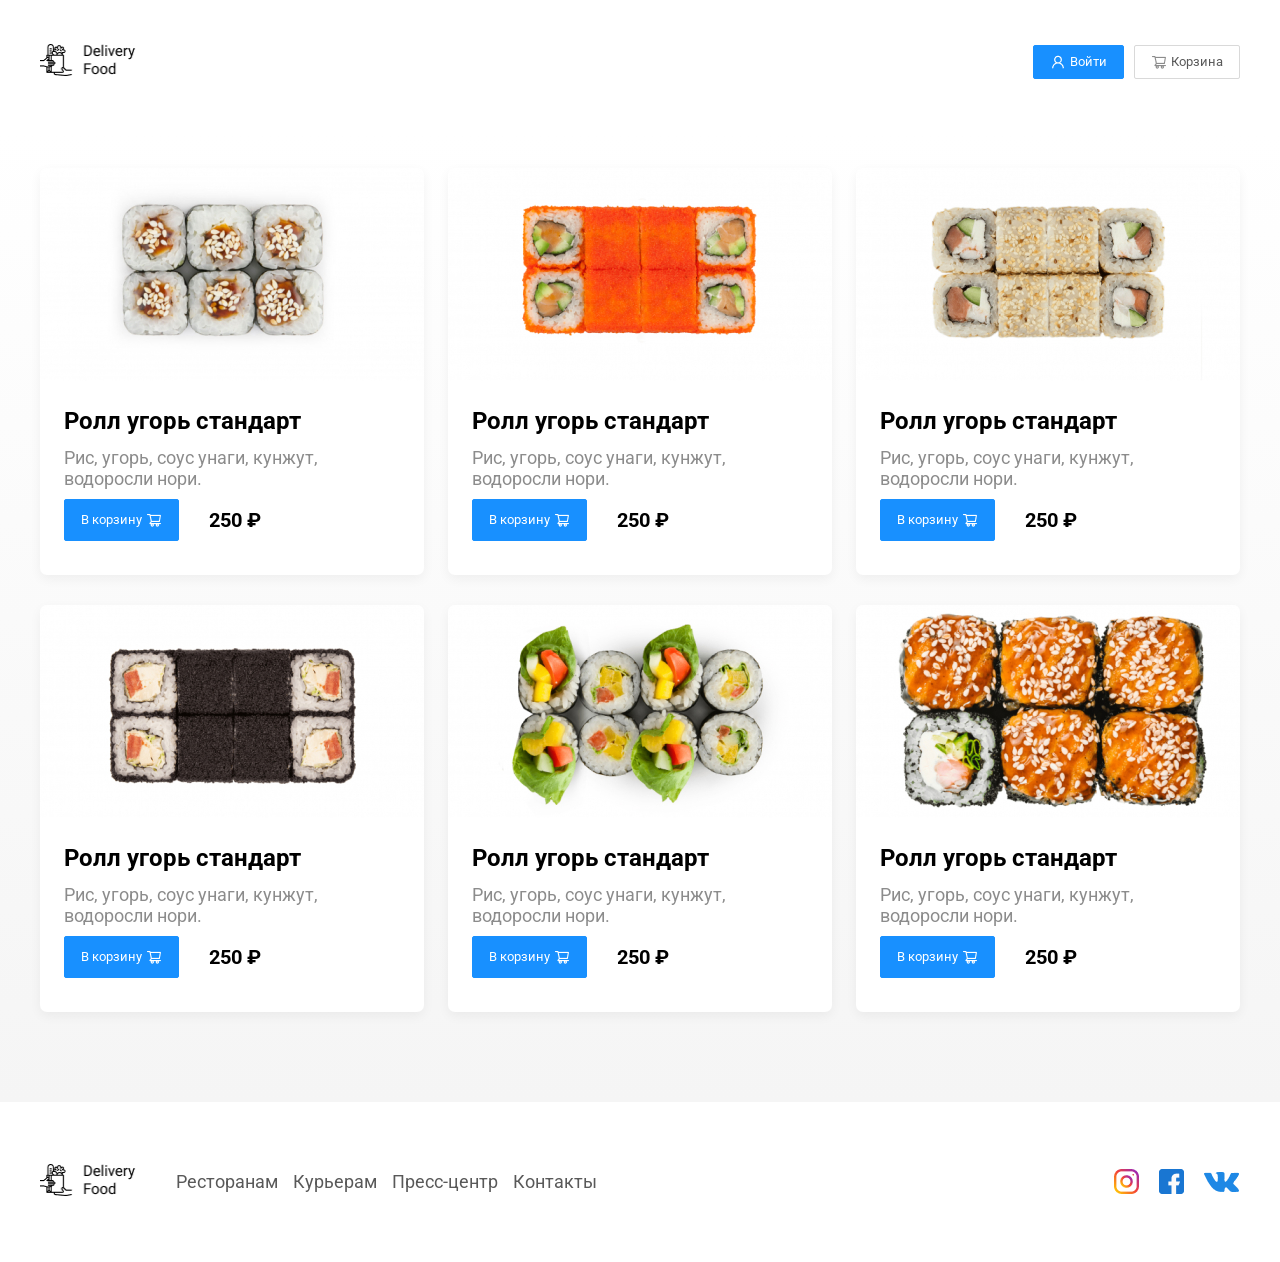
<file: Интенсив доставка/delivery/goods.html>
<!DOCTYPE html>
<html lang="ru">

<head>
    <meta charset="UTF-8">
    <meta name="viewport" content="width=device-width, initial-scale=1.0">
    <title>Delivery Food</title>
    <link rel="preconnect" href="https://fonts.googleapis.com">
    <link rel="preconnect" href="https://fonts.gstatic.com" crossorigin>
    <link
        href="https://fonts.googleapis.com/css2?family=Inter:ital,opsz,wght@0,14..32,100..900;1,14..32,100..900&family=Roboto:ital,wght@0,100..900;1,100..900&display=swap"
        rel="stylesheet">
    <link rel="stylesheet" href="./css/style.css">
    <script src="./script/index.js" defer></script>
</head>

<body>
    <div class="page-wrapper">
        <header class="header">
            <div class="container">
                <div class="header-box">
                    <a href="./index.html" class="header-logo logo">
                        <img src="images/logo.png" alt="logo">
                    </a>
                    <div class="header-controls">
                        <button class="btn btn-primary">
                            <img src="images/icons/user.png" alt="user"> Войти
                        </button>
                        <button class="btn btn-outline" id="cart-button">
                            <img src="images/icons/shopping-cart.png" alt="shopping-cart">
                            Корзина
                        </button>
                    </div>
                </div>
            </div>
        </header>

        <main class="main">
            <section class="products">
                <div class="container">
                    <div class="products-wrapper">
                        <div class="products-card">
                            <div class="products-card__image">
                                <img src="./images/goods/ygor.jpg" alt="ygor">
                            </div>
                            <div class="products-card__description">
                                <div class="products-card__description--row">
                                    <h5 class="products-card__description--name">
                                        Ролл угорь стандарт
                                    </h5>

                                </div>
                                <div class="products-card__description--row">
                                    <p class="products-card__description--text">
                                        Рис, угорь, соус унаги, кунжут, водоросли нори.
                                    </p>
                                </div>
                                <div class="products-card__description--row">
                                    <div class="products-card__description-controls">
                                        <button class="btn btn-primary">
                                            В корзину
                                            <img src="images/icons/shopping-cart-light.png" alt="user">
                                        </button>
                                        <span class="products-card__description-controls--price">
                                            250 ₽
                                        </span>
                                    </div>
                                </div>
                            </div>
                        </div>
                        <div class="products-card">
                            <div class="products-card__image">
                                <img src="./images/goods/california.jpg" alt="california">
                            </div>
                            <div class="products-card__description">
                                <div class="products-card__description--row">
                                    <h5 class="products-card__description--name">
                                        Ролл угорь стандарт
                                    </h5>

                                </div>
                                <div class="products-card__description--row">
                                    <p class="products-card__description--text">
                                        Рис, угорь, соус унаги, кунжут, водоросли нори.
                                    </p>
                                </div>
                                <div class="products-card__description--row">
                                    <div class="products-card__description-controls">
                                        <button class="btn btn-primary">
                                            В корзину
                                            <img src="images/icons/shopping-cart-light.png" alt="user">
                                        </button>
                                        <span class="products-card__description-controls--price">
                                            250 ₽
                                        </span>
                                    </div>
                                </div>
                            </div>
                        </div>
                        <div class="products-card">
                            <div class="products-card__image">
                                <img src="./images/goods/okinava.jpg" alt="okinava">
                            </div>
                            <div class="products-card__description">
                                <div class="products-card__description--row">
                                    <h5 class="products-card__description--name">
                                        Ролл угорь стандарт
                                    </h5>

                                </div>
                                <div class="products-card__description--row">
                                    <p class="products-card__description--text">
                                        Рис, угорь, соус унаги, кунжут, водоросли нори.
                                    </p>
                                </div>
                                <div class="products-card__description--row">
                                    <div class="products-card__description-controls">
                                        <button class="btn btn-primary">
                                            В корзину
                                            <img src="images/icons/shopping-cart-light.png" alt="user">
                                        </button>
                                        <span class="products-card__description-controls--price">
                                            250 ₽
                                        </span>
                                    </div>
                                </div>
                            </div>
                        </div>
                        <div class="products-card">
                            <div class="products-card__image">
                                <img src="./images/goods/maki.jpg" alt="maki">
                            </div>
                            <div class="products-card__description">
                                <div class="products-card__description--row">
                                    <h5 class="products-card__description--name">
                                        Ролл угорь стандарт
                                    </h5>

                                </div>
                                <div class="products-card__description--row">
                                    <p class="products-card__description--text">
                                        Рис, угорь, соус унаги, кунжут, водоросли нори.
                                    </p>
                                </div>
                                <div class="products-card__description--row">
                                    <div class="products-card__description-controls">
                                        <button class="btn btn-primary">
                                            В корзину
                                            <img src="images/icons/shopping-cart-light.png" alt="user">
                                        </button>
                                        <span class="products-card__description-controls--price">
                                            250 ₽
                                        </span>
                                    </div>
                                </div>
                            </div>
                        </div>
                        <div class="products-card">
                            <div class="products-card__image">
                                <img src="./images/goods/yasai.jpg" alt="tochka">
                            </div>
                            <div class="products-card__description">
                                <div class="products-card__description--row">
                                    <h5 class="products-card__description--name">
                                        Ролл угорь стандарт
                                    </h5>

                                </div>
                                <div class="products-card__description--row">
                                    <p class="products-card__description--text">
                                        Рис, угорь, соус унаги, кунжут, водоросли нори.
                                    </p>
                                </div>
                                <div class="products-card__description--row">
                                    <div class="products-card__description-controls">
                                        <button class="btn btn-primary">
                                            В корзину
                                            <img src="images/icons/shopping-cart-light.png" alt="user">
                                        </button>
                                        <span class="products-card__description-controls--price">
                                            250 ₽
                                        </span>
                                    </div>
                                </div>
                            </div>
                        </div>
                        <div class="products-card">
                            <div class="products-card__image">
                                <img src="./images/goods/roll.jpg" alt="roll">
                            </div>
                            <div class="products-card__description">
                                <div class="products-card__description--row">
                                    <h5 class="products-card__description--name">
                                        Ролл угорь стандарт
                                    </h5>

                                </div>
                                <div class="products-card__description--row">
                                    <p class="products-card__description--text">
                                        Рис, угорь, соус унаги, кунжут, водоросли нори.
                                    </p>
                                </div>
                                <div class="products-card__description--row">
                                    <div class="products-card__description-controls">
                                        <button class="btn btn-primary">
                                            В корзину
                                            <img src="images/icons/shopping-cart-light.png" alt="user">
                                        </button>
                                        <span class="products-card__description-controls--price">
                                            250 ₽
                                        </span>
                                    </div>
                                </div>
                            </div>
                        </div>
                    </div>
                </div>
            </section>
    </div>
    </main>


    <div class="cart-modal__overlay">
        <div class="cart-modal">
            <div class="cart-modal__header">
                <h2 class="cart-modal__header--title"> Корзина</h2>
                <span class="cart-modal__header--close">
                    <img src="./images/icons/close.svg" alt="close">
                </span>
            </div>
            <div class="cart-modal-body">
                <div class="cart-item">
                    <p class="cart-item__title">
                        Ролл угорь стандарт
                    </p>
                    <div class="cart-item__controls">
                        <div class="cart-item__controls--price">250 ₽</div>
                        <button class="btn btn-outline">
                            -
                        </button>
                        <div class="cart-item__controls--count">1</div>
                        <button class="btn btn-outline">
                            +
                        </button>
                    </div>
                </div>

                <div class="cart-item">
                    <p class="cart-item__title">
                        Ролл угорь стандарт
                    </p>
                    <div class="cart-item__controls">
                        <div class="cart-item__controls--price">250 ₽</div>
                        <button class="btn btn-outline">
                            -
                        </button>
                        <div class="cart-item__controls--count">1</div>
                        <button class="btn btn-outline">
                            +
                        </button>
                    </div>
                </div>

                <div class="cart-item">
                    <p class="cart-item__title">
                        Ролл угорь стандарт
                    </p>
                    <div class="cart-item__controls">
                        <div class="cart-item__controls--price">250 ₽</div>
                        <button class="btn btn-outline">
                            -
                        </button>
                        <div class="cart-item__controls--count">1</div>
                        <button class="btn btn-outline">
                            +
                        </button>
                    </div>
                </div>
            </div>
            <div class="cart-modal__footer">
                <div class="cart-modal__footer--price">
                    1250 ₽
                </div>
                <div class="cart-modal__footer--controls">
                    <button class="btn btn-primary"> Оформить заказ
                    </button>
                    <button class="btn btn-outline">
                        Отмена
                    </button>
                </div>
            </div>
        </div>
    </div>

    <footer class="footer">
        <div class="container">
            <div class="footer-box">
                <a href="./index.html" class="footer-logo logo">
                    <img src="images/logo.png" alt="logo">
                </a>
                <div class="footer-nav">
                    <ul>
                        <li> Ресторанам</li>
                        <li> Курьерам</li>
                        <li> Пресс-центр</li>
                        <li> Контакты</li>
                    </ul>
                </div>
                <div class="footer-social">
                    <img src="images/social/inst.png" alt="inst">
                    <img src="images/social/fb.png" alt="fb">
                    <img src="images/social/vk.png" alt="vk">
                </div>

            </div>
        </div>
    </footer>
    </div>
</body>

</html>
</file>
<file: Интенсив доставка/delivery/css/style.css>
* {
    box-sizing: border-box;
    font-family: Roboto;
    font-style: normal;
    line-height: normal;
}

body {
    margin: 0;
    padding: 0;
}

.main {
    flex-grow: 1;
    background: linear-gradient(180deg, rgba(245, 245, 245, 0.00) 1.04%, #f5f5f5 100%);
}

.page-wrapper {
    display: flex;
    flex-direction: column;
    min-height: 100vh;
}

.container {
    height: 100%;
    width: 100%;
    max-width: 1230px;
    margin: 0 auto;
    padding-left: 15px;
    padding-right: 15px;
}

.btn {
    display: flex;
    padding: 8px 16px;
    align-items: center;
    gap: 4px;
    outline: none;
    cursor: pointer;
}

.btn-primary {
    border-radius: 2px;
    background: #1890FF;
    border: 1px solid #1890FF;
    color: #FFF;
}

.btn-outline {
    border-radius: 2px;
    border: 1px solid #D9D9D9;
    background: #FFF;
    box-shadow: 0px 0px 2px 0px rgba(0, 0, 0, 0.00);
    color: #595959;
}

.logo {
    max-width: 100px;
}

.logo img {
    width: 100%;
}

header {
    display: flex;
    align-items: center;
    min-height: 124px;
}

.header-box {
    height: 100%;
    display: flex;
    align-items: center;
    justify-content: space-between;
}

.header-controls {
    display: flex;
    align-items: center;
    justify-content: flex-end;
    gap: 10px;
}



.footer {
    display: flex;
    align-items: center;
    min-height: 156px;
    padding-top: 60px;
    padding-bottom: 60px;
}

.footer-box {
    height: 100%;
    display: flex;
    align-items: center;
    justify-content: space-between;
    gap: 36px;
    flex-wrap: wrap;
}

.footer-nav {
    flex-grow: 1;

}

.footer-nav ul {
    display: flex;
    align-items: center;
    list-style: none;
    padding: 0;
    margin: 0;
    gap: 15px;
    flex-wrap: wrap;
}

.footer-nav ul li {
    color: #595959;
    font-family: Roboto;
    font-size: 18px;
    font-weight: 400;
}

.footer-social {
    display: flex;
    align-items: center;
    justify-content: flex-end;
    gap: 20px;
}

.banner {
    margin-bottom: 56px;
}

.banner-item {
    background-image: url(./images/banners/banner-image.png);
    background-repeat: no-repeat;
    background-size: 100%;
    padding: 68px;
    border-radius: 10px;
    background-size: contain;
    background-position: center right;
    background-color: #FFF1B8;
}

.banner-item--title {
    color: #302C34;
    font-size: 39px;
    font-weight: 700;
    max-width: 50%;
    margin-top: 0;
    margin-bottom: 15px;
}

.banner-item--subtitle {
    color: #302C34;
    font-size: 24px;
    font-weight: 400;
    max-width: 50%;
    margin: 0;

}


.products-header {
    display: flex;
    align-items: center;
    justify-content: space-between;
    flex-wrap: wrap;
    gap: 24px;
}

.products-header--title {
    color: #000;
    font-size: 36px;
    font-weight: 700;
    margin: 0;
}

.products-header--search {
    border-radius: 2px;
    border: 1px solid #D9D9D9;
    background: #FFF;
    min-width: 306px;
    flex-shrink: 0;
    height: 34px;
    padding: 5px 12px;
}

.products-header--search:focus {
    outline: none;
    border: 1px solid #D9D9D9;
}

.products-header--search::placeholder {
    color: #BFBFBF;
    font-size: 16px;
    font-weight: 400;
    line-height: 24px;
}


.products-wrapper {
    margin-top: 44px;
    margin-bottom: 90px;
    display: flex;
    flex-wrap: wrap;
    row-gap: 30px;
    column-gap: 24px;
}

.products-card {
    width: calc((100% - 48px) / 3);
    border-radius: 7px;
    background: #FFF;
    box-shadow: 0px 4px 12px 0px rgba(0, 0, 0, 0.05);
    overflow: hidden;
    text-decoration: none;
}

.products-card__image {
    width: 100%;
}

.products-card__image img {
    width: 100%;
}

@media (max-width: 991px) {
    .banner-item--title {
        max-width: 100%;
    }

    .banner-item {
        background-image: none;
    }

    .banner-item--subtitle {
        max-width: 100%;
    }

    .products-card {
        width: calc((100% - 24px) / 2);
    }
}

.products-card__description {
    padding: 20px 24px 34px 24px;
}

.products-card__description--row {
    display: flex;
    align-items: center;
    justify-content: space-between;
}

.products-card__description--row:not(:last-child) {
    margin-bottom: 10px;
}

.products-card__description--title {
    color: #000;
    font-size: 24px;
    font-weight: 700;
    line-height: 32px;
    margin: 0;
}

.products-card__description--bage {
    color: #FFF;
    font-size: 12px;
    line-height: 20px;
    border-radius: 2px;
    background: #262626;
    padding: 1px 8px;
}

.products-card__description-info {
    display: flex;
    align-items: center;
    justify-content: flex-start;
    flex-wrap: wrap;
    gap: 25px;
    row-gap: px;
    column-gap: 25px;

}

.products-card__description-info--raiting {
    color: #FFC107;
    font-size: 18px;
    font-weight: 700;
    line-height: 32px;
}

.products-card__description-info--price {
    color: #8C8C8C;
    font-size: 18px;
    line-height: 32px;
}

.products-card__description-info--group {
    color: #8C8C8C;
    font-size: 18px;
    line-height: 32px;
    position: relative;
}

.products-card__description-info--group::before {
    display: block;
    content: '';
    width: 5px;
    height: 5px;
    border-radius: 50%;
    background-color: #8C8C8C;
    position: absolute;
    left: -14px;
    top: 14px;
}

.products-card__description--name {
    margin: 0;
    font-size: 24px;
    color: #000;
    line-height: 32px;
}

.products-card__description--text {
    margin: 0;
    font-size: 18px;
    color: #8C8C8C;

}

.products-card__description-controls {
    display: flex;
    align-items: center;
    justify-content: flex-start;
    flex-wrap: wrap;
    row-gap: 10px;
    column-gap: 30px;
}

.products-card__description-controls--price {
    font-weight: 700;
    font-size: 20px;
    color: #000;
    line-height: 32px;
}


.cart-modal__overlay {
    display: none;
    position: fixed;
    top: 0;
    right: 0;
    bottom: 0;
    left: 0;
    background: rgba(0, 0, 0, 0.40);
    align-items: center;
    justify-content: center;
}

.cart-modal__overlay.open {
    display: flex;
}

.cart-modal {
    max-width: 780px;
    width: 100%;
    padding: 40px 45px;
    border-radius: 5px;
    background: #FFF;
}

.cart-modal__header {
    display: flex;
    align-items: center;
    justify-content: space-between;
    margin-bottom: 48px;
}

.cart-modal__header--title {
    color: #000;
    font-size: 36px;
    font-style: normal;
    font-weight: 700;
    line-height: normal;
    margin: 0;
}

.cart-modal__header--close {
    cursor: pointer;
}

.cart-modal__footer {
    display: flex;
    align-items: center;
    justify-content: space-between;
    flex-wrap: wrap;
    gap: 10px;
    margin-top: 50px;
}

.cart-modal__footer--price {
    border-radius: 5px;
    background: #262626;
    color: #fafafa;
    font-size: 20px;
    font-weight: 700;
    line-height: normal;
    padding: 15px 20px;
}

.cart-modal__footer--controls {
    display: flex;
    align-items: center;
    gap: 10px;
}

.cart-item {
    display: flex;
    align-items: center;
    justify-content: space-between;
    flex-wrap: wrap;
    grid: 10px;
}

.cart-item:not(:last-child) {
    padding-bottom: 10px;
    margin-bottom: 10px;
    border-bottom: 1px solid #D9D9D9;
}

.cart-item__title {
    color: #000;
    font-size: 18px;
    line-height: 32px;
    font-weight: 400;
    margin: 0;
}

.cart-item__controls {
    display: flex;
    align-items: center;

}

.cart-item__controls--price {
    margin-right: 47px;
    color: #000;
    font-size: 20px;
    font-weight: 700;
    line-height: 32px;
}

.cart-item__controls button {
    border: 1px solid #40A9FF;
    color: #40A9FF;
}

.cart-item__controls--count {
    margin-left: 15px;
    margin-right: 15px;
}

@media (max-width: 768px) {
    .products-card {
        width: 100%;
    }
}
</file>
